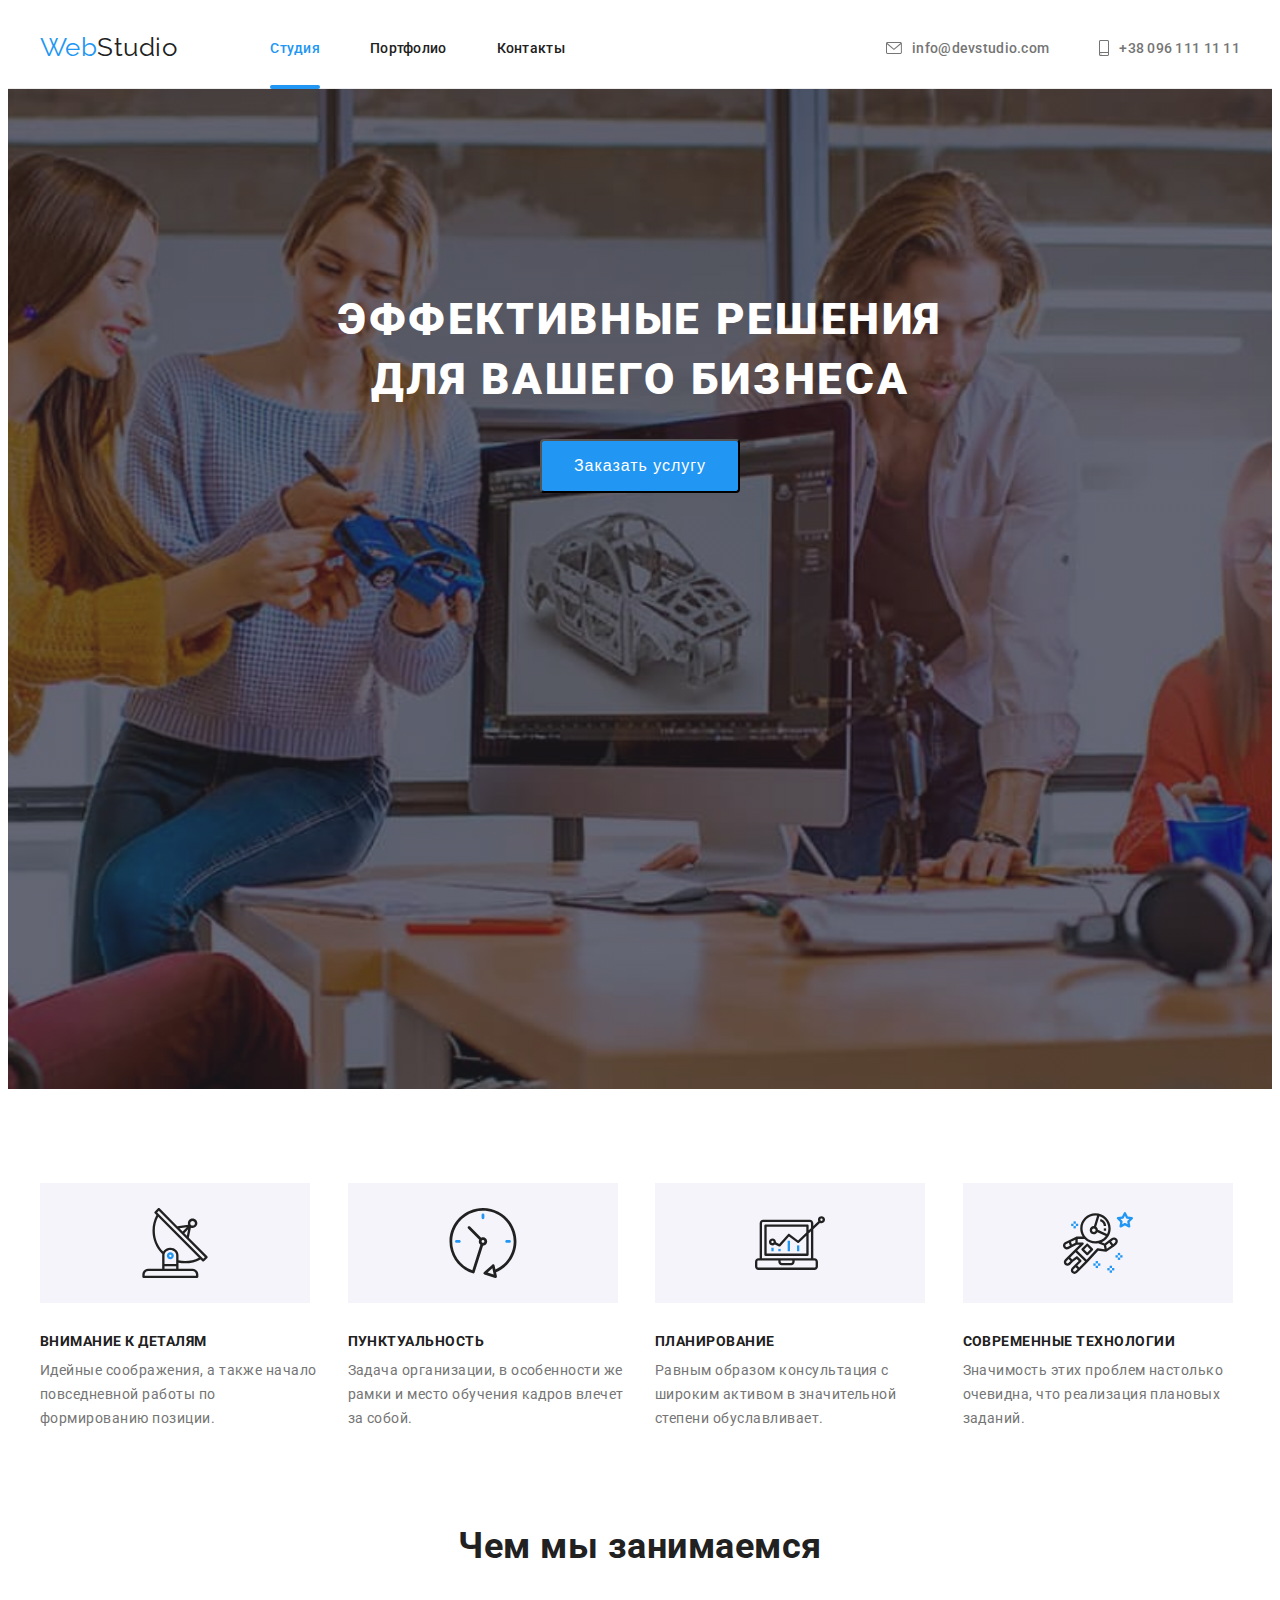
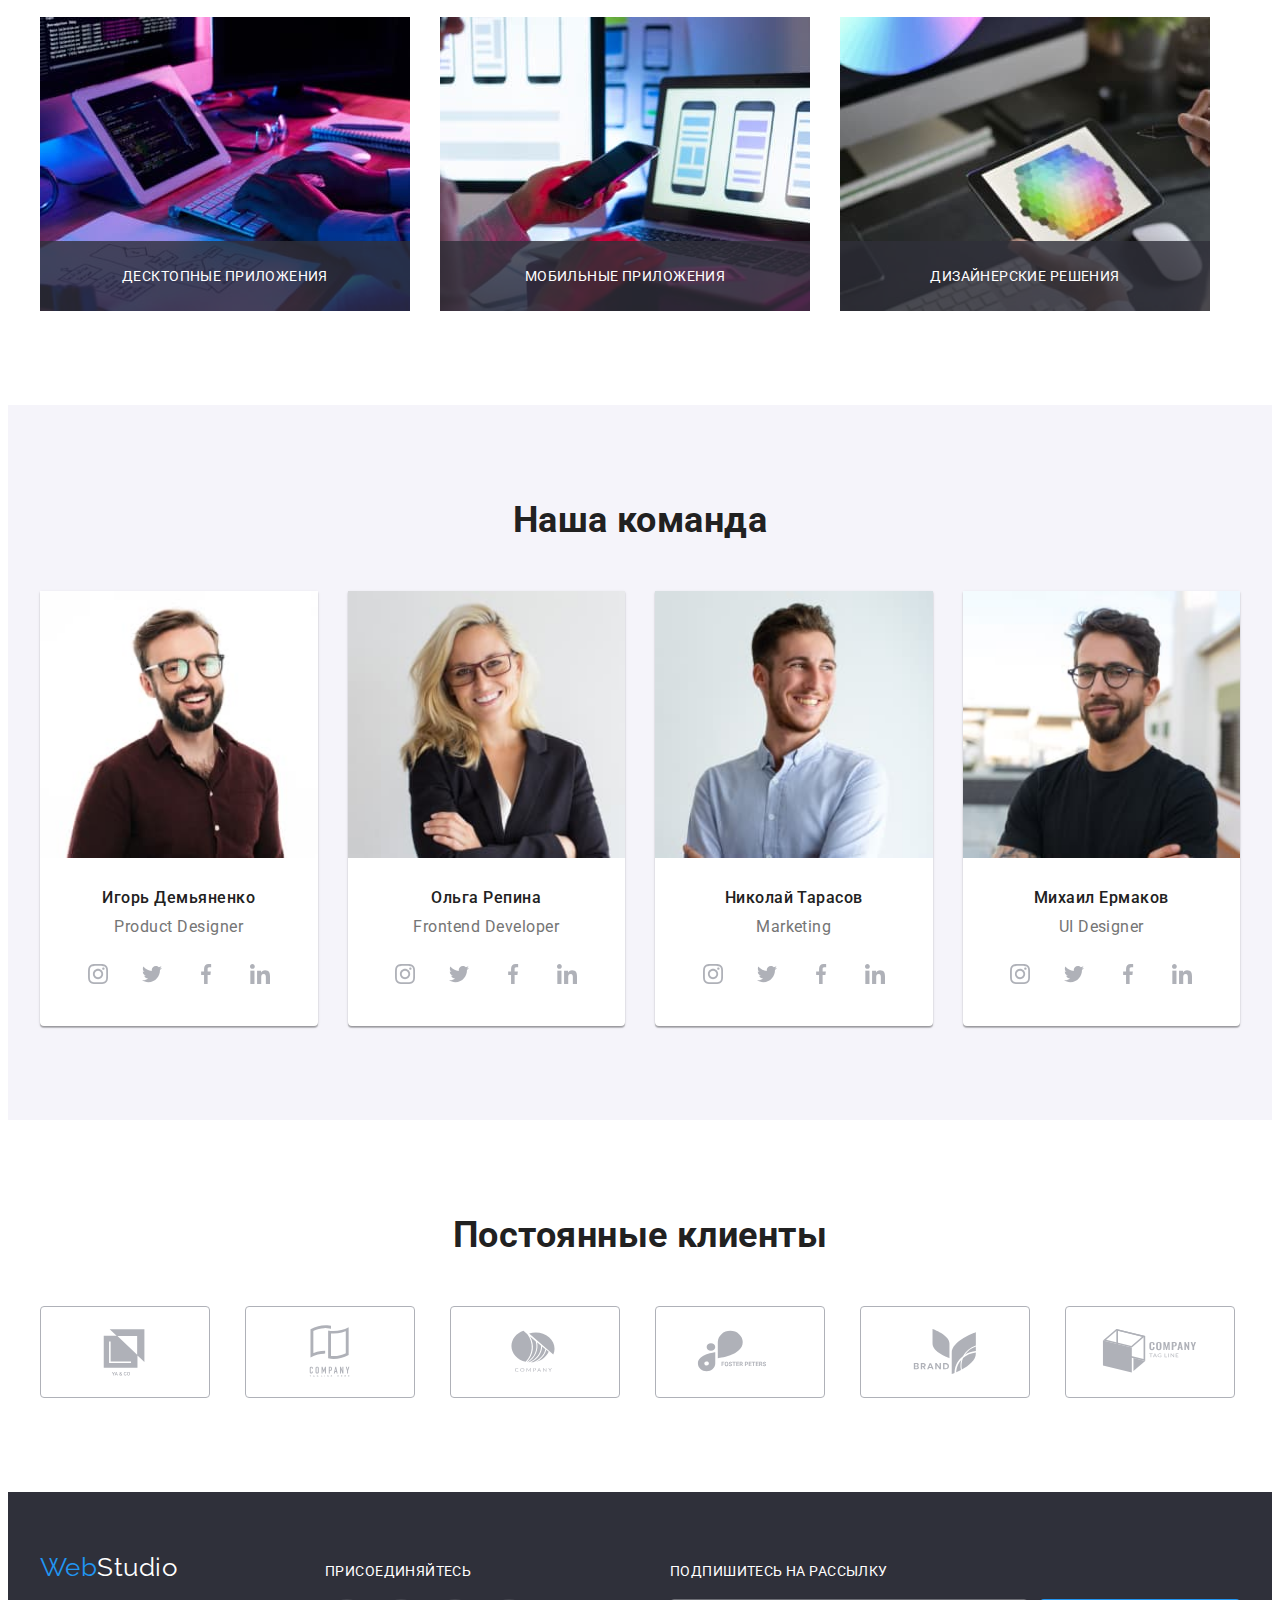
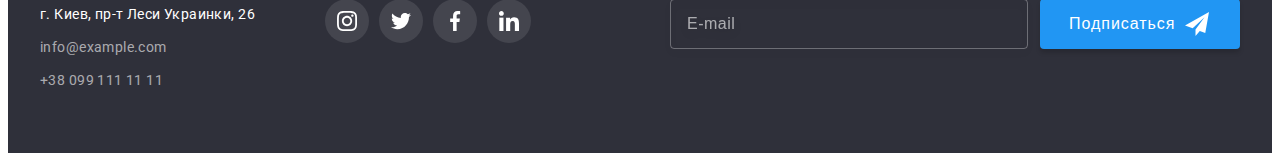
<file: index.html>
<!DOCTYPE html>
<html lang="ru">
<head>
    <meta charset="UTF-8">
    <meta http-equiv="X-UA-Compatible" content="IE=edge">
    <meta name="viewport" content="width=device-width, initial-scale=1.0">
    <title>Document</title>
    <link rel="stylesheet" href="https://cdnjs.cloudflare.com/ajax/libs/modern-normalize/1.1.0/modern-normalize.min.css"
        integrity="sha512-wpPYUAdjBVSE4KJnH1VR1HeZfpl1ub8YT/NKx4PuQ5NmX2tKuGu6U/JRp5y+Y8XG2tV+wKQpNHVUX03MfMFn9Q=="
        crossorigin="anonymous" referrerpolicy="no-referrer" />
    <link rel="stylesheet" href="./css/main.css">
    <link rel="preconnect" href="https://fonts.googleapis.com">
    <link rel="preconnect" href="https://fonts.gstatic.com" crossorigin>
</head>
<body class="page">
    <header class="header">
        <div class="container container--header">
            <nav class="site-nav">
                <a href="/" class="logo-link">
                    Web<span class="logo">Studio</span>
                </a>
                <ul class="site-nav__list list">
                    <li class="site-nav__item site-nav__item--current"><a href="" class="site-nav__link">Студия</a></li>
                    <li class="site-nav__item"><a href="./portfolio.html" class="site-nav__link">Портфолио</a></li>
                    <li class="site-nav__item"><a href="" class="site-nav__link">Контакты</a></li>
                </ul>
            </nav>
            <div class="header__connect-wrap">
                <ul class="site-nav__connect-list list">
                    <li class="site-nav__connect-item"><a href="mailto:info@devstudio.com" class="site-nav__link">
                            <svg class="site-nav__icon site-nav__icon--mail" width="16" height="12">
                                <use href="./images/icons.svg#icon-envelope"></use>
                            </svg>
                            info@devstudio.com</a></li>
                    <li class="site-nav__connect-item"><a href="tel:+380961111111" class="site-nav__link">
                            <svg class="site-nav__icon site-nav__icon--tel" width="10" height="16">
                                <use href="./images/icons.svg#icon-smartphone"></use>
                            </svg>
                            +38 096 111 11 11</a></li>
                </ul>
            </div>
            <button type="button" class="menu-open-btn">
                <svg width="24" height="16">
                    <use href="./images/icons.svg#icon-menu_24px"></use>
                </svg>
            </button>
        </div>
        <div class="mob-menu is-hidden">
            <div class="mob-menu__container">
                <div class="mob-menu__top">
                    <button type="button" class="menu-close-btn">
                        <svg width="18" height="18">
                            <use href="./images/icons.svg#icon-close_24px"></use>
                        </svg>
                    </button>
                    <ul class="mob-menu__list list">
                        <li class="mob-menu__item"><a href="" class="mob-menu__link mob-menu__link--current">Студия</a></li>
                        <li class="mob-menu__item"><a href="./portfolio.html" class="mob-menu__link">Портфолио</a></li>
                        <li class="mob-menu__item"><a href="" class="mob-menu__link">Контакты</a></li>
                    </ul>
                </div>
                <div class="mob-menu__bottom">
                    <ul class="mob-menu__connect-list list">
                        <li class="mob-menu__connect-item"><a href="tel:+380961111111" class="mob-menu__tel">
                        +38 096 111 11 11</a></li>
                        <li class="mob-menu__connect-item"><a href="mailto:info@devstudio.com" class="mob-menu__mail">
                        info@devstudio.com</a></li>
                    </ul>
                    <div class="mob-menu-soc">
                        <ul class="mob-menu-soc__list list">
                            <li class="mob-menu-soc__item"><a href="" class="mob-menu-soc__link">Instagram</a></li>
                            <li class="mob-menu-soc__item"><a href="" class="mob-menu-soc__link">Twitter</a></li>
                            <li class="mob-menu-soc__item"><a href="" class="mob-menu-soc__link">Facebook</a></li>
                            <li class="mob-menu-soc__item"><a href="" class="mob-menu-soc__link">LinkedIn</a></li>
                        </ul>
                    </div>
                </div>
            </div>
        </div>
    </header>
    <main>
       <section class="section section--style">
            <div class="container">
            <h1 class="section-hero__title">ЭФФЕКТИВНЫЕ РЕШЕНИЯ <br/> ДЛЯ ВАШЕГО БИЗНЕСА</h1>
            <button type="button" class="section-hero__button" data-modal-open>Заказать услугу</button>
            </div>
       </section>
        <section class="section section--padding">
            <div class="container">
            <ul class="features list">
                <li class="features__item">
                    <div class="features__icon-container">
                    <svg class="features__icon" width="70" height="70">
                        <use href="./images/icons.svg#icon-antenna-1"></use>
                    </svg>
                    </div>
                    <h2 class="section__title section__title--features">Внимание к деталям</h2>
                    <p class="features__text">Идейные соображения, а также начало повседневной работы по формированию позиции.</p>
                </li>
                <li class="features__item">
                    <div class="features__icon-container">
                        <svg class="features__icon" width="70" height="70">
                            <use href="./images/icons.svg#icon-clock-1"></use>
                        </svg>
                    </div>
                    <h2 class="section__title section__title--features">Пунктуальность</h2>
                    <p class="features__text">Задача организации, в особенности же рамки и место обучения кадров влечет за собой.</p>
                </li>
                <li class="features__item">
                    <div class="features__icon-container">
                        <svg class="features__icon" width="70" height="70">
                            <use href="./images/icons.svg#icon-diagram-1"></use>
                        </svg>
                    </div>
                    <h2 class="section__title section__title--features">Планирование</h2>
                    <p class="features__text">Равным образом консультация с широким активом в значительной степени обуславливает.</p>
                </li>
                <li class="features__item">
                    <div class="features__icon-container">
                        <svg class="features__icon" width="70" height="70">
                            <use href="./images/icons.svg#icon-astronaut-1"></use>
                        </svg>
                    </div>
                    <h2 class="section__title section__title--features">Современные технологии</h2>
                    <p class="features__text">Значимость этих проблем настолько очевидна, что реализация плановых заданий.</p>
                </li>
            </ul>
            </div>
        </section>
        <section class="section section--about-none">
            <div class="container">
            <h2 class="section__title">Чем мы занимаемся</h2>
            <ul class="about list">
                <li class="about__item">
                    <picture>
                        <source
                        srcset="./images/img-1.jpg 1x,
                            ./images/img-1-2x.jpg 2x"
                        media="(min-width: 1200px)">
                        <img src="./images/img-1.jpg" alt="человек печатает на клавиатуре">
                    </picture>
                <p class="about__top-text">Десктопные приложения</p>
                </li>
                <li class="about__item">
                    <picture>
                        <source 
                        srcset="./images/img-2.jpg 1x,
                            ./images/img-2-2x.jpg 2x"
                        media="(min-width: 1200px)">
                        <img src="./images/img-2.jpg" alt="человек за ноутбуком держит в руке смартфон">
                    </picture>
                <p class="about__top-text">Мобильные приложения</p>
                </li>
                <li class="about__item">
                    <picture>
                        <source 
                        srcset="./images/img-3.jpg 1x,
                             ./images/img-3-2x.jpg 2x"
                        media="(min-width: 1200px)">
                        <img src="./images/img-3.jpg" alt="человек работает на планшете">
                    </picture>
                <p class="about__top-text">Дизайнерские решения</p>
                </li>
            </ul>
            </div>
        </section>
        <section class="section section--background">
            <div class="container">
            <h2 class="section__title">Наша команда</h2>
            <ul class="team list">
                <li class="team__item">
                    <picture>
                        <source srcset="./images/img-team-desk-1.jpg 1x,
                                    ./images/img-team-desk-1-2x.jpg 2x" 
                                media="(min-width: 1200px)">
                        <source srcset="./images/img-team-tab-1.jpg 1x,
                                    ./images/img-team-tab-1-2x.jpg 2x" 
                                media="(min-width: 768px)">
                        <source srcset="./images/img-team-mob-1.jpg 1x,
                                    ./images/img-team-mob-1-2x.jpg 2x" 
                                media="(min-width: 320px)">
                        <img src="./images/img-team-mob-1.jpg" alt="мужчина с бородой и в очках улыбается">
                    </picture>
                    <div class="team__wrap">
                    <h3 class="team__title">Игорь Демьяненко</h3>
                    <p class="team__text" lang="en">Product Designer</p>
                    <ul class="socials list">
                        <li class="socials__item">
                            <a href="" class="socials__link">
                                <svg class="socials__icon" width="20" height="20">
                                    <use href="./images/icons.svg#icon-instagram-2"></use>
                                </svg>
                            </a>
                        </li>
                        <li class="socials__item">
                            <a href="" class="socials__link">
                                <svg class="socials__icon" width="20" height="20">
                                    <use href="./images/icons.svg#icon-twitter-1"></use>
                                </svg>
                            </a>
                        </li>
                        <li class="socials__item">
                            <a href="" class="socials__link">
                                <svg class="socials__icon" width="20" height="20">
                                    <use href="./images/icons.svg#icon-facebook-1"></use>
                                </svg>
                            </a>
                        </li>
                        <li class="socials__item">
                            <a href="" class="socials__link">
                                <svg class="socials__icon" width="20" height="20">
                                    <use href="./images/icons.svg#icon-linkedin-1"></use>
                                </svg>
                            </a>
                        </li>
                    </ul>
                    </div>
                </li>
                <li class="team__item">
                    <picture>
                        <source srcset="./images/img-team-desk-2.jpg 1x,
                                        ./images/img-team-desk-2-2x.jpg 2x" 
                                media="(min-width: 1200px)">
                        <source srcset="./images/img-team-tab-2.jpg 1x,
                                        ./images/img-team-tab-2-2x.jpg 2x" 
                                media="(min-width: 768px)">
                        <source srcset="./images/img-team-mob-2.jpg 1x,
                                        ./images/img-team-mob-2-2x.jpg 2x" 
                                media="(min-width: 320px)">
                        <img src="./images/img-team-mob-2.jpg" alt="девушка блондинка в очках улыбается">
                    </picture>
                    <div class="team__wrap">
                    <h3 class="team__title">Ольга Репина</h3>
                    <p class="team__text" lang="en">Frontend Developer</p>
                    <ul class="socials list">
                        <li class="socials__item">
                            <a href="" class="socials__link">
                                <svg class="socials__icon" width="20" height="20">
                                    <use href="./images/icons.svg#icon-instagram-2"></use>
                                </svg>
                            </a>
                        </li>
                        <li class="socials__item">
                            <a href="" class="socials__link">
                                <svg class="socials__icon" width="20" height="20">
                                    <use href="./images/icons.svg#icon-twitter-1"></use>
                                </svg>
                            </a>
                        </li>
                        <li class="socials__item">
                            <a href="" class="socials__link">
                                <svg class="socials__icon" width="20" height="20">
                                    <use href="./images/icons.svg#icon-facebook-1"></use>
                                </svg>
                            </a>
                        </li>
                        <li class="socials__item">
                            <a href="" class="socials__link">
                                <svg class="socials__icon" width="20" height="20">
                                    <use href="./images/icons.svg#icon-linkedin-1"></use>
                                </svg>
                            </a>
                        </li>
                    </ul>
                    </div>
                </li>
                <li class="team__item">
                    <picture>
                        <source srcset="./images/img-team-desk-3.jpg 1x,
                                        ./images/img-team-desk-3-2x.jpg 2x" 
                                media="(min-width: 1200px)">
                        <source srcset="./images/img-team-tab-3.jpg 1x,
                                        ./images/img-team-tab-3-2x.jpg 2x" 
                                media="(min-width: 768px)">
                        <source srcset="./images/img-team-mob-3.jpg 1x,
                                        ./images/img-team-mob-3-2x.jpg 2x" 
                                media="(min-width: 320px)">
                        <img src="./images/img-team-mob-3.jpg" alt="мужчина улыбается">
                    </picture>
                    <div class="team__wrap">
                    <h3 class="team__title">Николай Тарасов</h3>
                    <p class="team__text" lang="en">Marketing</p>
                    <ul class="socials list">
                        <li class="socials__item">
                            <a href="" class="socials__link">
                                <svg class="socials__icon" width="20" height="20">
                                    <use href="./images/icons.svg#icon-instagram-2"></use>
                                </svg>
                            </a>
                        </li>
                        <li class="socials__item">
                            <a href="" class="socials__link">
                                <svg class="socials__icon" width="20" height="20">
                                    <use href="./images/icons.svg#icon-twitter-1"></use>
                                </svg>
                            </a>
                        </li>
                        <li class="socials__item">
                            <a href="" class="socials__link">
                                <svg class="socials__icon" width="20" height="20">
                                    <use href="./images/icons.svg#icon-facebook-1"></use>
                                </svg>
                            </a>
                        </li>
                        <li class="socials__item">
                            <a href="" class="socials__link">
                                <svg class="socials__icon" width="20" height="20">
                                    <use href="./images/icons.svg#icon-linkedin-1"></use>
                                </svg>
                            </a>
                        </li>
                    </ul>
                </div>
                </li>
                <li class="team__item">
                    <picture>
                        <source srcset="./images/img-team-desk-4.jpg 1x,
                                        ./images/img-team-desk-4-2x.jpg 2x" 
                                media="(min-width: 1200px)">
                        <source srcset="./images/img-team-tab-4.jpg 1x,
                                        ./images/img-team-tab-4-2x.jpg 2x" 
                                media="(min-width: 768px)">
                        <source srcset="./images/img-team-mob-4.jpg 1x,
                                        ./images/img-team-mob-4-2x.jpg 2x" 
                                media="(min-width: 320px)">
                        <img class="team__img" src="./images/img-team-mob-4.jpg" alt="мужчина с бородой и в очках улыбается">
                    </picture>
                    <div class="team__wrap">
                    <h3 class="team__title">Михаил Ермаков</h3>
                    <p class="team__text" lang="en">UI Designer</p>
                    <ul class="socials list">
                        <li class="socials__item">
                            <a href="" class="socials__link">
                                <svg class="socials__icon" width="20" height="20">
                                    <use href="./images/icons.svg#icon-instagram-2"></use>
                                </svg>
                            </a>
                        </li>
                        <li class="socials__item">
                            <a href="" class="socials__link">
                                <svg class="socials__icon" width="20" height="20">
                                    <use href="./images/icons.svg#icon-twitter-1"></use>
                                </svg>
                            </a>
                        </li>
                        <li class="socials__item">
                            <a href="" class="socials__link">
                                <svg class="socials__icon" width="20" height="20">
                                    <use href="./images/icons.svg#icon-facebook-1"></use>
                                </svg>
                            </a>
                        </li>
                        <li class="socials__item">
                            <a href="" class="socials__link">
                                <svg class="socials__icon" width="20" height="20">
                                    <use href="./images/icons.svg#icon-linkedin-1"></use>
                                </svg>
                            </a>
                        </li>
                    </ul>
                    </div>
                </li>
            </ul>
            </div>
        </section>
        <section class="section">
            <div class="container">
            <h2 class="section__title">Постоянные клиенты</h2>
            <ul class="clients list">
                <li class="clients__item">
                    <a href="" class="clients__link">
                    <svg class="clients__icon" width="106" height="60">
                        <use href="images/icons.svg#icon-Logo"></use>
                    </svg>
                    </a>
                </li>
                <li class="clients__item">
                    <a href="" class="clients__link">
                    <svg class="clients__icon" width="106" height="60">
                        <use href="images/icons.svg#icon-Logo2"></use>
                    </svg>
                    </a>
                </li>
                <li class="clients__item">
                    <a href="" class="clients__link">
                    <svg class="clients__icon" width="106" height="60">
                        <use href="images/icons.svg#icon-Logo3"></use>
                    </svg>
                    </a>
                </li>
                <li class="clients__item">
                    <a href="" class="clients__link">
                    <svg class="clients__icon" width="106" height="60">
                        <use href="images/icons.svg#icon-Logo4"></use>
                    </svg>
                    </a>
                </li>
                <li class="clients__item">
                    <a href="" class="clients__link">
                    <svg class="clients__icon" width="106" height="60">
                        <use href="images/icons.svg#icon-Logo5"></use>
                    </svg>
                    </a>
                </li>
                <li class="clients__item">
                    <a href="" class="clients__link">
                    <svg class="clients__icon" width="106" height="60">
                        <use href="images/icons.svg#icon-Logo6"></use>
                    </svg>
                    </a>
                </li>
            </ul>
            </div>
        </section>
    </main>
    <footer class="footer">
        <div class="container container--position">
            <div class="container--tab">
            <div class="footer__nav-wrap">
            <a href="/" class="logo-link logo-link--margin">
             Web<span class="logo footer__logo">Studio</span>
            </a>
            <address class="footer__nav">
            <ul class="connect list">
                <li class="connect__item">
                    <a class="connect__link connect__link--address" href="https://goo.gl/maps/2gkyWeUbLo5GTh3J6">г. Киев, пр-т Леси Украинки, 26</a>
                </li>
                <li class="connect__item">
                    <a href="maito:info@example.com" class="connect__link">info@example.com</a>
                </li>
                <li class="connect__item">
                    <a href="tel:+380991111111" class="connect__link">+38 099 111 11 11</a>
                </li>
            </ul>
            </address>
            </div>
            <div class="footer__join-wrap">
            <div class="footer__join-section">
                <p class="footer__join-title">присоединяйтесь</p>
                <ul class="socials list">
                    <li class="socials__item">
                        <a href="" class="socials__link socials__link--color">
                        <svg class="socials__icon socials__icon--fill" width="20" height="20">
                            <use href="./images/icons.svg#icon-instagram-2"></use>
                        </svg>
                        </a>
                    </li>
                    <li class="socials__item">
                        <a href="" class="socials__link socials__link--color">
                        <svg class="socials__icon socials__icon--fill" width="20" height="20">
                            <use href="./images/icons.svg#icon-twitter-1"></use>
                        </svg>
                        </a>
                    </li>
                    <li class="socials__item">
                        <a href="" class="socials__link socials__link--color">
                        <svg class="socials__icon socials__icon--fill" width="20" height="20">
                            <use href="./images/icons.svg#icon-facebook-1"></use>
                        </svg>
                        </a>
                    </li>
                    <li class="socials__item">
                        <a href="" class="socials__link socials__link--color">
                        <svg class="socials__icon socials__icon--fill" width="20" height="20">
                            <use href="./images/icons.svg#icon-linkedin-1"></use>
                        </svg>
                        </a>
                    </li>
                </ul>
            </div>
            </div> 
            </div>
            <div class="footer__subscribe-wrap">
                <form class="footer__subscribe-form">
                <div class="footer__subscribe-container">
                    <div class="subscribe">
                    <label for="footer-user-mail" class="subscribe__label" >Подпишитесь на рассылку</label>
                    <input type="email" name="footer-user-mail" id="footer-user-mail" class="subscribe__input" placeholder="E-mail">
                    </div>
                    <div class="subscrube__button-wrap">
                    <button type="submit" class="subscribe__button">Подписаться
                        <span>
                            <svg class="button-icon" width="24" height="24">
                                <use href="./images/icons.svg#icon-icon-send"></use>
                            </svg>
                        </span>
                    </button>
                    </div>
                </div>
                </form>
            </div>
        </div>
    </footer>
    <div class="backdrop is-hidden" data-modal>
        <div class="modal">
            <button type="button" class="modal-close-btn" data-modal-close>
                <svg width="18" height="18">
                    <use href="./images/icons.svg#icon-close-black-18dp-2-1"></use>
                </svg>
            </button>
            <p class="modal-title">Оставьте свои данные, мы вам перезвоним</p>
            <form class="modal-form">
                <div class="form-field">
                    <label for="user-name">Имя</label>
                    <div class="modal-input-wrap">
                        <input type="text" name="user-name" id="user-name" class="modal-input">
                        <svg class="modal-icon" width="18" height="18">
                            <use href="./images/icons.svg#icon-person-black-18dp-1-1"></use>
                        </svg>
                    </div>
                </div>
                <div class="form-field">
                    <label for="user-tel">Телефон</label>
                    <div class="modal-input-wrap">
                        <input type="tel" name="user-tel" id="user-tel" class="modal-input">
                        <svg class="modal-icon" width="18" height="18">
                            <use href="./images/icons.svg#icon-phone-black-18dp-1"></use>
                        </svg>
                    </div>
                </div>
                <div class="form-field">
                    <label for="user-mail">Почта</label>
                    <div class="modal-input-wrap">
                        <input type="email" name="user-mail" id="user-mail" class="modal-input">
                        <svg class="modal-icon" width="18" height="18">
                            <use href="./images/icons.svg#icon-email-black-18dp-1"></use>
                        </svg>
                    </div>
                </div>
                <div class="form-field">
                <label for="comment">Комментарий</label>
                <textarea name="comment" id="comment" placeholder="Введите текст" class="modal-text"></textarea>
                </div>
                <div class="form-field-check">
                <input 
                    type="checkbox"
                    name="modal-check"
                    id="modal-check"
                    class="modal-check visually-hidden">
                <label for="modal-check" class="modal-check-text">
                    <span>
                    <svg class="modal-check-icon" width="16" height="15">
                        <use href="./images/icons.svg#icon-Vector"></use>
                    </svg>
                    </span>
                Соглашаюсь с рассылкой и принимаю <a href="" class="modal-check-link"> Условия договора</a>
                </label>
                </div>
                <div class="modal-button-wrap">
                <button type="submit" class="modal-button">Отправить</button>
                </div>
            </form>
        </div>
    </div>
    <script src="./js/modal.js"></script>
    <script src="./js/menu.js"></script>
</body>
</html>
</file>
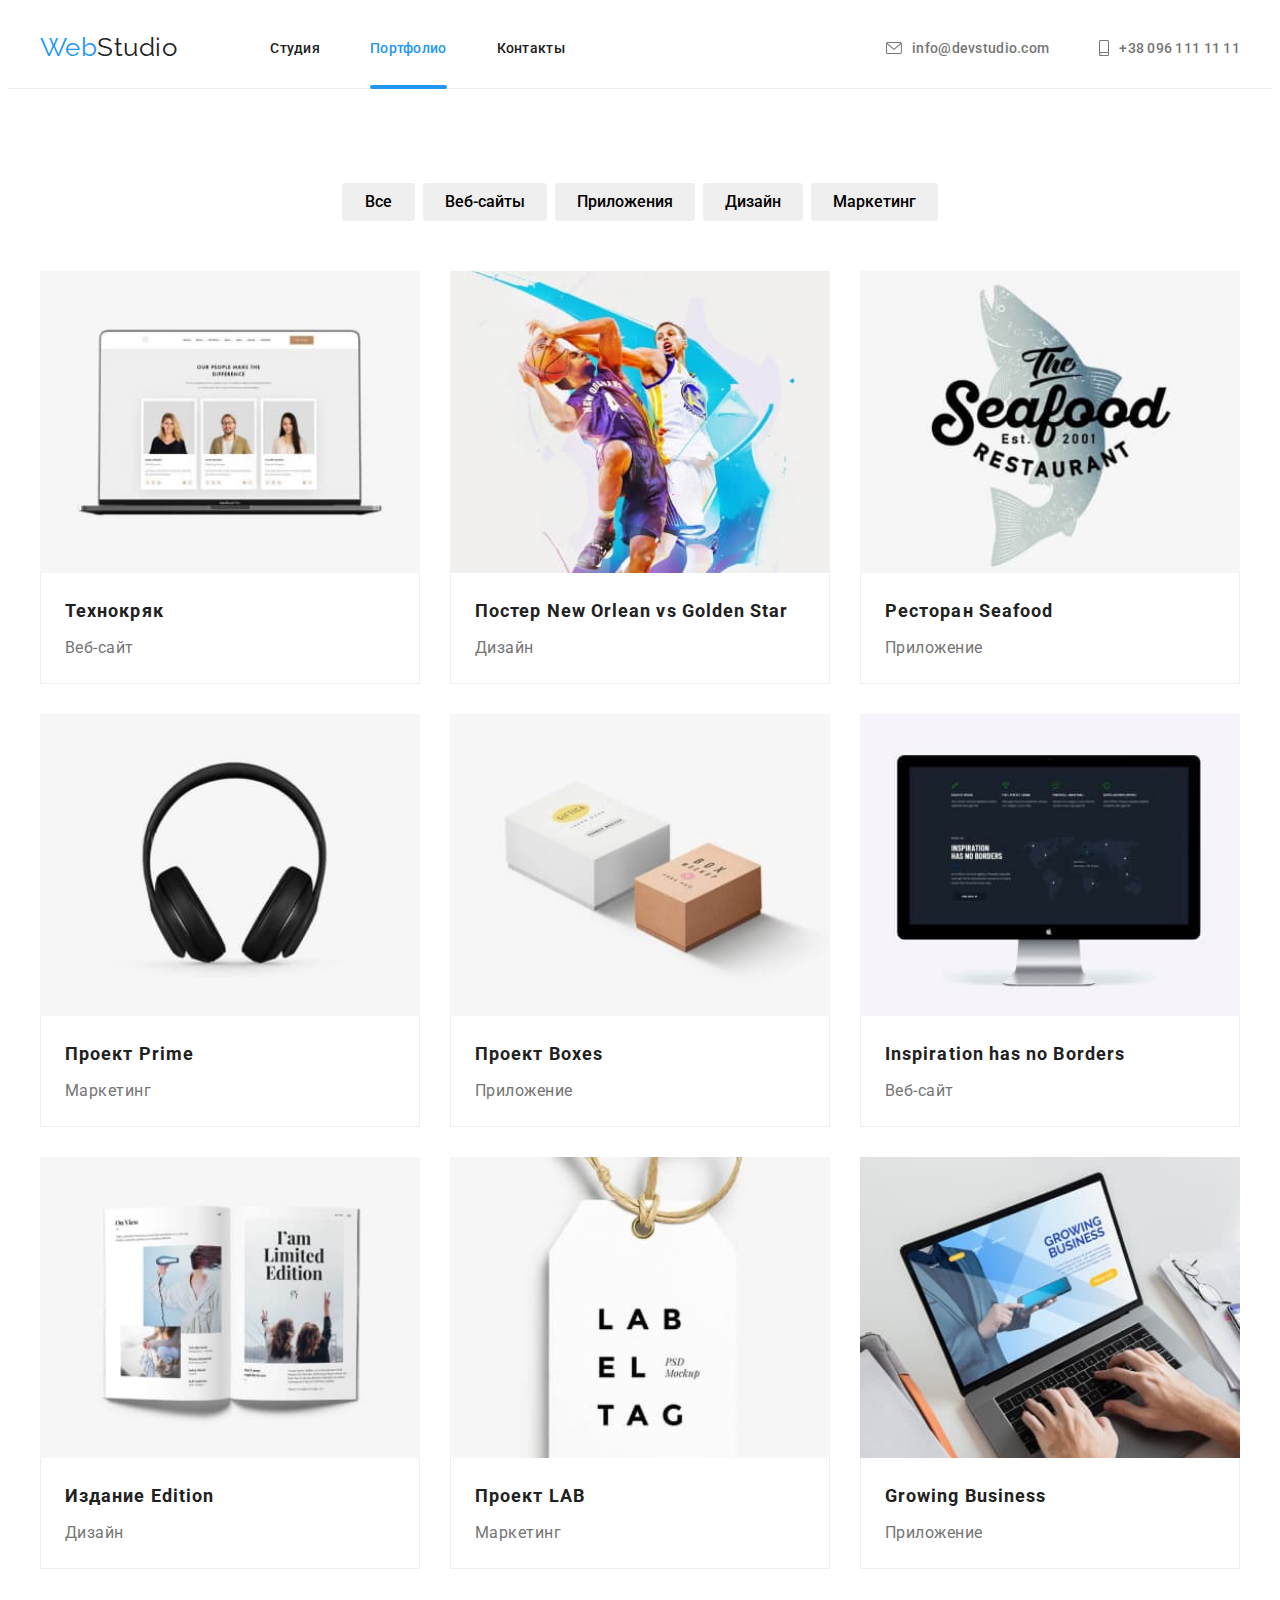
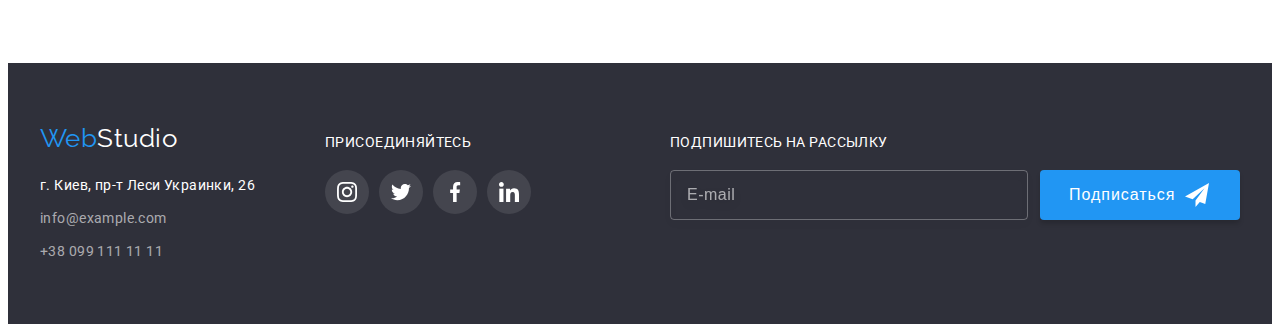
<file: portfolio.html>
<!DOCTYPE html>
<html lang="en">
<head>
    <meta charset="UTF-8">
    <meta http-equiv="X-UA-Compatible" content="IE=edge">
    <meta name="viewport" content="width=device-width, initial-scale=1.0">
    <title>Document</title>
    <link rel="stylesheet" href="https://cdnjs.cloudflare.com/ajax/libs/modern-normalize/1.1.0/modern-normalize.min.css"
        integrity="sha512-wpPYUAdjBVSE4KJnH1VR1HeZfpl1ub8YT/NKx4PuQ5NmX2tKuGu6U/JRp5y+Y8XG2tV+wKQpNHVUX03MfMFn9Q=="
        crossorigin="anonymous" referrerpolicy="no-referrer" />
    <link rel="stylesheet" href="./css/main.css">
    <link rel="preconnect" href="https://fonts.googleapis.com">
    <link rel="preconnect" href="https://fonts.gstatic.com" crossorigin>
</head>
<body class="page">
    <header class="header">
        <div class="container container--header">
        <nav class="site-nav">
            <a href="/" class="logo-link">
            Web<span class="logo">Studio</span>
            </a>
            <ul class="site-nav__list list">
                <li class="site-nav__item"><a href="./index.html" class="site-nav__link">Студия</a></li>
                <li class="site-nav__item site-nav__item--current"><a href="" class="site-nav__link">Портфолио</a></li>
                <li class="site-nav__item"><a href="" class="site-nav__link">Контакты</a></li>
            </ul>
        </nav>
        <div class="header__connect-wrap">
        <ul class="site-nav__connect-list list">
            <li class="site-nav__connect-item"><a href="mailto:info@devstudio.com" class="site-nav__link">
                <svg class="site-nav__icon" width="16" height="12">
                    <use href="./images/icons.svg#icon-envelope"></use>
                </svg>
                info@devstudio.com</a></li>
            <li class="site-nav__connect-item"><a href="tel:+380961111111" class="site-nav__link">
                <svg class="site-nav__icon" width="10" height="16">
                    <use href="./images/icons.svg#icon-smartphone"></use>
                </svg>
                +38 096 111 11 11</a></li>
        </ul>
        </div>
        <button type="button" class="menu-open-btn">
            <svg width="24" height="16">
                <use href="./images/icons.svg#icon-menu_24px"></use>
            </svg>
        </button>
        </div>
        <div class="mob-menu is-hidden">
            <div class="mob-menu__container">
                <div class="mob-menu__top">
                    <button type="button" class="menu-close-btn">
                        <svg width="18" height="18">
                            <use href="./images/icons.svg#icon-close_24px"></use>
                        </svg>
                    </button>
                    <ul class="mob-menu__list list">
                        <li class="mob-menu__item"><a href="./index.html" class="mob-menu__link">Студия</a></li>
                        <li class="mob-menu__item"><a href="" class="mob-menu__link mob-menu__link--current">Портфолио</a></li>
                        <li class="mob-menu__item"><a href="" class="mob-menu__link">Контакты</a></li>
                    </ul>
                </div>
                <div class="mob-menu__bottom">
                    <ul class="mob-menu__connect-list list">
                        <li class="mob-menu__connect-item"><a href="tel:+380961111111" class="mob-menu__tel">
                                +38 096 111 11 11</a></li>
                        <li class="mob-menu__connect-item"><a href="mailto:info@devstudio.com" class="mob-menu__mail">
                                info@devstudio.com</a></li>
                    </ul>
                    <div class="mob-menu-soc">
                        <ul class="mob-menu-soc__list list">
                            <li class="mob-menu-soc__item"><a href="" class="mob-menu-soc__link">Instagram</a></li>
                            <li class="mob-menu-soc__item"><a href="" class="mob-menu-soc__link">Twitter</a></li>
                            <li class="mob-menu-soc__item"><a href="" class="mob-menu-soc__link">Facebook</a></li>
                            <li class="mob-menu-soc__item"><a href="" class="mob-menu-soc__link">LinkedIn</a></li>
                        </ul>
                    </div>
                </div>
            </div>
        </div>
    </header>
    <main>
        <section class="section">
            <h1 style="display: none;">Проекты</h1>
            <div class="container">
            <ul class="portfolio-filter list">
                <li class="portfolio-filter__item">
                    <button class="portfolio-filter__button primary-botton" type="button">Все</button>
                </li>
                <li class="portfolio-filter__item">
                    <button class="portfolio-filter__button" type="button">Веб&#8209;сайты</button>
                </li>
                <li class="portfolio-filter__item">    
                    <button class="portfolio-filter__button" type="button">Приложения</button>
                </li>
                <li class="portfolio-filter__item">    
                    <button class="portfolio-filter__button" type="button">Дизайн</button>
                </li>
                <li class="portfolio-filter__item">   
                    <button class="portfolio-filter__button" type="button">Маркетинг</button>
                </li>
            </ul>
            <ul class="portfolio list">
                <li class="portfolio__item">
                    <a href="" class="portfolio__link">
                    <div class="portfolio__wrap">
                    <picture>
                        <source srcset="./images/img-work-desk-1.jpg 1x,
                                        ./images/img-work-desk-1-2x.jpg 2x" 
                                media="(min-width: 1200px)">
                        <source srcset="./images/img-work-tab-1.jpg 1x,
                                        ./images/img-work-tab-1-2x.jpg 2x" 
                                media="(min-width: 768px)">
                        <source srcset="./images/img-work-mob-1.jpg 1x,
                                        ./images/img-work-mob-1-2x.jpg 2x" 
                                media="(min-width: 320px)">
                        <img src="./images/img-work-desk-1.jpg" alt="наша команда">
                    </picture>
                    <p class="portfolio__top-text">
                        Технокряк это современная площадка распространения коронавируса. Компании используют эту платформу для цифрового
                        шпионажа и атак на защищённые сервера конкурентов.
                    </p>
                    </div>
                    <div class="portfolio__box">
                        <h2 class="portfolio__box-title">Технокряк</h2>
                        <p class="portfolio__box-text">Веб-сайт</p>
                    </div>
                    </a>
                </li>
                <li class="portfolio__item">
                    <a href="" class="portfolio__link">
                    <div class="portfolio__wrap">
                    <picture>
                        <source srcset="./images/img-work-desk-2.jpg 1x,
                                        ./images/img-work-desk-2-2x.jpg 2x" 
                                media="(min-width: 1200px)">
                        <source srcset="./images/img-work-tab-2.jpg 1x,
                                        ./images/img-work-tab-2-2x.jpg 2x" 
                                media="(min-width: 768px)">
                        <source srcset="./images/img-work-mob-2.jpg 1x,
                                        ./images/img-work-mob-2-2x.jpg 2x" 
                                media="(min-width: 320px)">
                        <img src="./images/img-work-desk-2.jpg" alt="спортсмены играют в баскетбол">
                    </picture>
                    <p class="portfolio__top-text">
                        Технокряк это современная площадка распространения коронавируса. Компании используют эту платформу для цифрового
                        шпионажа и атак на защищённые сервера конкурентов.
                    </p>
                    </div>
                    <div class="portfolio__box">
                        <h2 class="portfolio__box-title">Постер <span lang="en">New Orlean vs Golden Star</span></h2>
                        <p class="portfolio__box-text">Дизайн</p>
                    </div>
                    </a>
                </li>
                <li class="portfolio__item">
                    <a href="" class="portfolio__link">
                    <div class="portfolio__wrap">
                    <picture>
                        <source srcset="./images/img-work-desk-3.jpg 1x,
                                        ./images/img-work-desk-3-2x.jpg 2x" 
                                media="(min-width: 1200px)">
                        <source srcset="./images/img-work-tab-3.jpg 1x,
                                        ./images/img-work-tab-3-2x.jpg 2x" 
                                media="(min-width: 768px)">
                        <source srcset="./images/img-work-mob-3.jpg 1x,
                                        ./images/img-work-mob-3-2x.jpg 2x" 
                                media="(min-width: 320px)">
                        <img src="./images/img-work-desk-3.jpg" alt="эмблема ресторана - рыба">
                    </picture>
                    <p class="portfolio__top-text">
                        Технокряк это современная площадка распространения коронавируса. Компании используют эту платформу для цифрового
                        шпионажа и атак на защищённые сервера конкурентов.
                    </p>
                    </div>
                    <div class="portfolio__box">
                        <h2 class="portfolio__box-title">Ресторан <span lang="en">Seafood</span></h2>
                        <p class="portfolio__box-text">Приложение</p>
                    </div>
                    </a>
                </li>
                <li class="portfolio__item">
                    <a href="" class="portfolio__link">
                    <div class="portfolio__wrap">
                    <picture>
                        <source srcset="./images/img-work-desk-4.jpg 1x,
                                        ./images/img-work-desk-4-2x.jpg 2x" 
                                media="(min-width: 1200px)">
                        <source srcset="./images/img-work-tab-4.jpg 1x,
                                        ./images/img-work-tab-4-2x.jpg 2x" 
                                media="(min-width: 768px)">
                        <source srcset="./images/img-work-mob-4.jpg 1x,
                                        ./images/img-work-mob-4-2x.jpg 2x" 
                                media="(min-width: 320px)">
                        <img src="./images/img-work-desk-4.jpg" alt="наушники">
                    </picture>
                    <p class="portfolio__top-text">
                        Технокряк это современная площадка распространения коронавируса. Компании используют эту платформу для цифрового
                        шпионажа и атак на защищённые сервера конкурентов.
                    </p>
                    </div>
                    <div class="portfolio__box">
                        <h2 class="portfolio__box-title">Проект <span lang="en">Prime</span></h2>
                        <p class="portfolio__box-text">Маркетинг</p>
                    </div>
                    </a>
                </li>
                <li class="portfolio__item">
                    <a href="" class="portfolio__link">
                    <div class="portfolio__wrap">
                    <picture>
                        <source srcset="./images/img-work-desk-5.jpg 1x,
                                        ./images/img-work-desk-5-2x.jpg 2x" 
                                media="(min-width: 1200px)">
                        <source srcset="./images/img-work-tab-5.jpg 1x,
                                        ./images/img-work-tab-5-2x.jpg 2x" 
                                media="(min-width: 768px)">
                        <source srcset="./images/img-work-mob-5.jpg 1x,
                                        ./images/img-work-mob-5-2x.jpg 2x" 
                                media="(min-width: 320px)">
                        <img src="./images/img-work-desk-5.jpg" alt="коробки">
                    </picture>
                    <p class="portfolio__top-text">
                        Технокряк это современная площадка распространения коронавируса. Компании используют эту платформу для цифрового
                        шпионажа и атак на защищённые сервера конкурентов.
                    </p>
                    </div>
                    <div class="portfolio__box">
                        <h2 class="portfolio__box-title">Проект <span lang="en">Boxes</span></h2>
                        <p class="portfolio__box-text">Приложение</p>
                    </div>
                    </a>
                </li>
                <li class="portfolio__item">
                    <a href="" class="portfolio__link">
                    <div class="portfolio__wrap">
                    <picture>
                        <source srcset="./images/img-work-desk-6.jpg 1x,
                                        ./images/img-work-desk-6-2x.jpg 2x" 
                                media="(min-width: 1200px)">
                        <source srcset="./images/img-work-tab-6.jpg 1x,
                                        ./images/img-work-tab-6-2x.jpg 2x" 
                                media="(min-width: 768px)">
                        <source srcset="./images/img-work-mob-6.jpg 1x,
                                        ./images/img-work-mob-6-2x.jpg 2x" 
                                media="(min-width: 320px)">
                        <img src="./images/img-work-desk-6.jpg" alt="компьютер">
                    </picture>
                    <p class="portfolio__top-text">
                        Технокряк это современная площадка распространения коронавируса. Компании используют эту платформу для цифрового
                        шпионажа и атак на защищённые сервера конкурентов.
                    </p>
                    </div>
                    <div class="portfolio__box">
                        <h2 class="portfolio__box-title" lang="en">Inspiration has no Borders</h2>
                        <p class="portfolio__box-text">Веб-сайт</p>
                    </div>
                    </a>
                </li>
                <li class="portfolio__item">
                    <a href="" class="portfolio__link">
                    <div class="portfolio__wrap">
                        <picture>
                            <source srcset="./images/img-work-desk-7.jpg 1x,
                                            ./images/img-work-desk-7-2x.jpg 2x" 
                                    media="(min-width: 1200px)">
                            <source srcset="./images/img-work-tab-7.jpg 1x,
                                            ./images/img-work-tab-7-2x.jpg 2x" 
                                    media="(min-width: 768px)">
                            <source srcset="./images/img-work-mob-7.jpg 1x,
                                            ./images/img-work-mob-7-2x.jpg 2x" 
                                    media="(min-width: 320px)">
                            <img src="./images/img-work-desk-7.jpg" alt="журнал">
                        </picture>
                    <p class="portfolio__top-text">
                        Технокряк это современная площадка распространения коронавируса. Компании используют эту платформу для цифрового
                        шпионажа и атак на защищённые сервера конкурентов.
                    </p>
                    </div>
                    <div class="portfolio__box">
                        <h2 class="portfolio__box-title">Издание <span lang="en">Edition</span></h2>
                        <p class="portfolio__box-text">Дизайн</p>
                    </div>
                    </a>
                </li>
                <li class="portfolio__item">
                    <a href="" class="portfolio__link">
                    <div class="portfolio__wrap">
                    <picture>
                        <source srcset="./images/img-work-desk-8.jpg 1x,
                                        ./images/img-work-desk-8-2x.jpg 2x" 
                                media="(min-width: 1200px)">
                        <source srcset="./images/img-work-tab-8.jpg 1x,
                                        ./images/img-work-tab-8-2x.jpg 2x" 
                                media="(min-width: 768px)">
                        <source srcset="./images/img-work-mob-8.jpg 1x,
                                        ./images/img-work-mob-8-2x.jpg 2x" 
                                media="(min-width: 320px)">
                        <img src="./images/img-work-desk-8.jpg" alt="бирка">
                    </picture>
                    <p class="portfolio__top-text">
                        Технокряк это современная площадка распространения коронавируса. Компании используют эту платформу для цифрового
                        шпионажа и атак на защищённые сервера конкурентов.
                    </p>
                    </div>
                    <div class="portfolio__box">
                        <h2 class="portfolio__box-title">Проект <span lang="en">LAB</span></h2>
                        <p class="portfolio__box-text">Маркетинг</p>
                    </div>
                    </a>
                </li>
                <li class="portfolio__item">
                    <a href="" class="portfolio__link">
                    <div class="portfolio__wrap">
                    <picture>
                        <source srcset="./images/img-work-desk-9.jpg 1x,
                                        ./images/img-work-desk-9-2x.jpg 2x" 
                                media="(min-width: 1200px)">
                        <source srcset="./images/img-work-tab-9.jpg 1x,
                                        ./images/img-work-tab-9-2x.jpg 2x" 
                                media="(min-width: 768px)">
                        <source srcset="./images/img-work-mob-9.jpg 1x,
                                        ./images/img-work-mob-9-2x.jpg 2x" 
                                media="(min-width: 320px)">
                        <img src="./images/img-work-desk-9.jpg" alt="ноутбук">
                    </picture>
                    <p class="portfolio__top-text">
                        Технокряк это современная площадка распространения коронавируса. Компании используют эту платформу для цифрового
                        шпионажа и атак на защищённые сервера конкурентов.
                    </p>
                    </div>
                    <div class="portfolio__box">
                        <h2 class="portfolio__box-title" lang="en">Growing Business</h2>
                        <p class="portfolio__box-text">Приложение</p>
                    </div>
                    </a>
                </li>
            </ul>
            </div>
        </section>
    </main>
    <footer class="footer">
        <div class="container container--position">
            <div class="container--tab">
            <div class="footer__nav-wrap">
                <a href="/" class="logo-link logo-link--margin">
                    Web<span class="logo footer__logo">Studio</span>
                </a>
                <address class="footer__nav">
                    <ul class="connect list">
                        <li class="connect__item">
                            <a class="connect__link connect__link--address" href="https://goo.gl/maps/2gkyWeUbLo5GTh3J6">г.
                                Киев, пр-т Леси Украинки, 26</a>
                        </li>
                        <li class="connect__item">
                            <a href="maito:info@example.com" class="connect__link">info@example.com</a>
                        </li>
                        <li class="connect__item">
                            <a href="tel:+380991111111" class="connect__link">+38 099 111 11 11</a>
                        </li>
                    </ul>
                </address>
            </div>
            <div class="footer__join-wrap">
                <div class="footer__join-section">
                    <p class="footer__join-title">присоединяйтесь</p>
                    <ul class="socials list">
                        <li class="socials__item">
                            <a href="" class="socials__link socials__link--color">
                                <svg class="socials__icon socials__icon--fill" width="20" height="20">
                                    <use href="./images/icons.svg#icon-instagram-2"></use>
                                </svg>
                            </a>
                        </li>
                        <li class="socials__item">
                            <a href="" class="socials__link socials__link--color">
                                <svg class="socials__icon socials__icon--fill" width="20" height="20">
                                    <use href="./images/icons.svg#icon-twitter-1"></use>
                                </svg>
                            </a>
                        </li>
                        <li class="socials__item">
                            <a href="" class="socials__link socials__link--color">
                                <svg class="socials__icon socials__icon--fill" width="20" height="20">
                                    <use href="./images/icons.svg#icon-facebook-1"></use>
                                </svg>
                            </a>
                        </li>
                        <li class="socials__item">
                            <a href="" class="socials__link socials__link--color">
                                <svg class="socials__icon socials__icon--fill" width="20" height="20">
                                    <use href="./images/icons.svg#icon-linkedin-1"></use>
                                </svg>
                            </a>
                        </li>
                    </ul>
                </div>
            </div>
            </div>
            <div class="footer__subscribe-wrap">
                <form class="footer__subscribe-form">
                    <div class="footer__subscribe-container">
                        <div class="subscribe">
                            <label for="footer-user-mail" class="subscribe__label">Подпишитесь на рассылку</label>
                            <input type="email" name="footer-user-mail" id="footer-user-mail" class="subscribe__input"
                                placeholder="E-mail">
                        </div>
                        <div class="subscrube__button-wrap">
                            <button type="submit" class="subscribe__button">Подписаться
                                <span>
                                    <svg class="button-icon" width="24" height="24">
                                        <use href="./images/icons.svg#icon-icon-send"></use>
                                    </svg>
                                </span>
                            </button>
                        </div>
                    </div>
                </form>
            </div>
        </div>
    </footer>
    <script src="./js/menu.js"></script>
</body>
</html>
</file>
<file: css/main.css>
@import url(https://fonts.googleapis.com/css2?family=Raleway:wght@700&family=Roboto:wght@400;500;700;900&display=swap);
:root {
  --first-text-color: #212121;
  --first-background-color: #ffffff;
  --second-background-color: #2f303a;
  --secondary-text-color: #757575;
  --accent-color: #2196f3;
}

.visually-hidden {
  position: absolute;
  width: 1px;
  height: 1px;
  margin: -1px;
  border: 0;
  padding: 0;
  clip: rect(0 0 0 0);
  overflow: hidden;
}

p,
h1,
h2,
h3,
h4,
h5,
h6 {
  margin: 0;
}

ul {
  margin: 0;
  padding: 0;
}

img {
  display: block;
  width: 100%;
  height: auto;
}

button {
  cursor: pointer;
}

body {
  background-color: var(--first-background-color);
  color: var(--first-text-color);
  font-family: Roboto, sans-serif;
  letter-spacing: 0.03em;
}

.list {
  list-style: none;
}

.container {
  width: 100%;
  padding-left: 15px;
  padding-right: 15px;
  margin: 0 auto;
}

@media screen and (min-width: 480px) {
  .container {
    width: 480px;
  }
}

@media screen and (min-width: 768px) {
  .container {
    width: 768px;
  }
}

@media screen and (min-width: 1200px) {
  .container {
    width: 1200px;
  }
}

.section__title {
  font-size: 28px;
  line-height: calc(33 / 28);
  text-align: center;
  margin-bottom: 30px;
}

@media screen and (min-width: 1200px) {
  .section__title {
    font-size: 36px;
    line-height: calc(42 / 36);
    margin-bottom: 50px;
  }
}

.backdrop {
  width: 100vw;
  height: 100vh;
  background-color: rgba(0, 0, 0, 0.2);
  position: fixed;
  top: 0;
  transition: opacity 250ms, visibility 250ms;
  overflow-y: scroll;
}

.modal {
  width: 100%;
  min-height: 581px;
  background-color: var(--first-background-color);
  box-shadow: 0px 1px 3px rgba(0, 0, 0, 0.12), 0px 1px 1px rgba(0, 0, 0, 0.14), 0px 2px 1px rgba(0, 0, 0, 0.2);
  border-radius: 4px;
  position: absolute;
  top: 50%;
  left: 50%;
  transform: translate(-50%, -50%);
  padding: 40px;
}

@media screen and (min-width: 480px) {
  .modal {
    width: 450px;
  }
}

@media screen and (min-width: 1200px) {
  .modal {
    width: 528px;
  }
}

.modal-close-btn {
  width: 30px;
  height: 30px;
  border-radius: 50%;
  border: 1px solid rgba(0, 0, 0, 0.1);
  background-color: var(--first-background-color);
  position: absolute;
  top: 10px;
  right: 10px;
  display: flex;
  align-items: center;
}

.modal-close-btn svg {
  transition: fill 250ms cubic-bezier(0.4, 0, 0.2, 1);
}

.modal-close-btn svg:hover,
.modal-close-btn svg:focus {
  fill: var(--accent-color);
}

.is-hidden {
  opacity: 0;
  pointer-events: none;
  visibility: hidden;
}

.modal-title {
  font-weight: bold;
  font-size: 20px;
  line-height: calc(23 / 20);
  text-align: center;
  letter-spacing: 0.03em;
  color: #212121;
  text-align: center;
  margin-bottom: 12px;
}

@media screen and (min-width: 480px) {
  .modal-title {
    font-size: 20px;
    line-height: calc(30 / 20);
  }
}

@media screen and (min-width: 1200px) {
  .modal-title {
    font-size: 20px;
    line-height: calc(23 / 20);
  }
}

.form-field {
  display: flex;
  flex-direction: column;
  margin-bottom: 10px;
}

.form-field input {
  margin-bottom: 0;
}

.form-field:nth-child(4) {
  margin-bottom: 20px;
}

.modal-input {
  width: 100%;
  height: 40px;
  border: 1px solid rgba(33, 33, 33, 0.2);
  border-radius: 4px;
  padding-left: 42px;
  transition: border-color 250ms cubic-bezier(0.4, 0, 0.2, 1);
}

.modal-input:focus {
  border-color: var(--accent-color);
  outline: rgba(19, 19, 19, 0.2);
}

.modal-input-wrap {
  position: relative;
}

.modal-icon {
  position: absolute;
  left: 15px;
  top: 50%;
  transform: translateY(-50%);
  transition: fill 250ms cubic-bezier(0.4, 0, 0.2, 1);
}

.modal-input:focus + .modal-icon {
  fill: var(--accent-color);
}

.form-field label {
  font-size: 12px;
  line-height: calc(14 / 12);
  letter-spacing: 0.01em;
  color: #757575;
}

.form-field label:not(:last-child) {
  margin-bottom: 4px;
}

.modal-text {
  width: 100%;
  min-height: 120px;
  resize: none;
  border: 1px solid rgba(33, 33, 33, 0.2);
  box-sizing: border-box;
  border-radius: 4px;
  padding: 12px 16px;
  transition: border-color 250ms cubic-bezier(0.4, 0, 0.2, 1);
}

.form-field .modal-text:focus {
  border-color: var(--accent-color);
  outline: rgba(88, 185, 223, 0.2);
}

.modal-text::placeholder {
  font-size: 12px;
  line-height: calc(14 / 12);
  letter-spacing: 0.01em;
  color: rgba(113, 156, 221, 0.5);
}

.form-field-check {
  font-size: 14px;
  line-height: 1.71;
  letter-spacing: 0.03em;
  color: #757575;
}

.modal-check-text {
  font-size: 12px;
  line-height: calc(14 / 12);
  letter-spacing: 0.03em;
  color: #757575;
  display: flex;
  flex-wrap: wrap;
  align-items: center;
  justify-content: center;
}

.modal-check-text span {
  width: 16px;
  height: 15px;
  border: 2px solid var(--first-text-color);
  border-radius: 2px;
  margin-right: 7px;
  display: flex;
  flex-wrap: wrap;
  align-items: center;
  justify-content: center;
}

@media screen and (min-width: 1200px) {
  .modal-check-text {
    font-size: 14px;
    line-height: calc(24 / 14);
    letter-spacing: 0.03em;
  }
}

.modal-check-icon {
  fill: transparent;
  padding-left: 0;
}

.modal-check:checked + .modal-check-text > span {
  background-color: var(--accent-color);
  border: none;
}

.modal-check:checked + .modal-check-text svg {
  fill: var(--first-background-color);
}

.modal-check-link {
  font-size: 12px;
  line-height: calc(14 / 12);
  letter-spacing: 0.03em;
  color: var(--accent-color);
  margin-left: 3px;
}

@media screen and (min-width: 1200px) {
  .modal-check-link {
    font-size: 14px;
    line-height: calc(24 / 14);
    letter-spacing: 0.03em;
  }
}

.modal-button {
  font-size: 16px;
  line-height: 1.87;
  align-items: center;
  letter-spacing: 0.06em;
  cursor: pointer;
  color: var(--first-background-color);
  background-color: var(--accent-color);
  box-shadow: 0px 4px 4px rgba(0, 0, 0, 0.15);
  border-radius: 4px;
  padding: 10px 55px;
  transition: background-color 250ms cubic-bezier(0.4, 0, 0.2, 1);
}

.modal-button:hover, .modal-button:focus {
  background-color: #188ce8;
}

.modal-button-wrap {
  text-align: center;
  margin-top: 30px;
}

.section {
  padding-top: 60px;
  padding-bottom: 60px;
}

@media screen and (min-width: 1200px) {
  .section {
    padding-top: 94px;
    padding-bottom: 94px;
  }
}

.header {
  padding-top: 10px;
  padding-bottom: 10px;
  border-bottom: 1px solid #ececec;
}

.header .logo {
  color: var(--first-text-color);
}

@media screen and (min-width: 768px) {
  .header {
    padding-top: 21px;
    padding-bottom: 21px;
  }
}

@media screen and (min-width: 768px) {
  .header {
    padding-top: 24px;
    padding-bottom: 25px;
  }
}

.container--header {
  display: flex;
  align-items: center;
  justify-content: space-between;
}

.site-nav {
  display: flex;
  align-items: center;
}

.header__connect-wrap {
  margin-left: auto;
}

@media screen and (max-width: 767px) {
  .header__connect-wrap {
    display: none;
  }
}

/*.logo-link {
  font-family: Raleway;
  font-size: 26px;
  line-height: calc(31 / 26);
  color: var(--accent-color);
  text-decoration: none;
  margin-right: 93px;
}*/
@media screen and (max-width: 767px) {
  .site-nav__list,
  .site-nav__connect-list {
    display: none;
  }
}

@media screen and (min-width: 768px) {
  .site-nav__list {
    display: flex;
  }
}

@media screen and (min-width: 1200px) {
  .site-nav__connect-list {
    display: flex;
  }
}

.site-nav__list .site-nav__link,
.site-nav__connect-list .site-nav__link {
  color: inherit;
  font-weight: 500;
  font-size: 14px;
  line-height: calc(16 / 14);
  letter-spacing: 0.02em;
  text-decoration: none;
  transition: color 250ms cubic-bezier(0.4, 0, 0.2, 1);
}

.site-nav__list .site-nav__link:hover, .site-nav__list .site-nav__link:focus,
.site-nav__connect-list .site-nav__link:hover,
.site-nav__connect-list .site-nav__link:focus {
  color: var(--accent-color);
}

@media screen and (min-width: 768px) and (max-width: 1199px) {
  .site-nav__connect-list .site-nav__link {
    font-size: 12px;
    line-height: calc(14 / 12);
  }
}

.site-nav__connect-list .site-nav__link {
  color: var(--secondary-text-color);
}

.site-nav__list .site-nav__item {
  margin-right: 50px;
}

.site-nav__list .site-nav__item a:hover,
.site-nav__list .site-nav__item a:focus {
  color: var(--accent-color);
}

.site-nav__list .site-nav__item:last-child {
  margin-right: 0;
}

.site-nav__connect-item:not(:last-child) {
  margin-bottom: 10px;
}

@media screen and (min-width: 1200px) {
  .site-nav__connect-item:not(:last-child) {
    margin-right: 50px;
    margin-bottom: 0;
  }
}

.site-nav__item--current {
  color: var(--accent-color);
  position: relative;
}

.site-nav__item--current::after {
  content: '';
  width: 100%;
  height: 4px;
  border-radius: 2px;
  position: absolute;
  background-color: var(--accent-color);
  left: 0;
  bottom: -32px;
}

.site-nav__connect-item {
  color: var(--secondary-text-color);
}

.site-nav__icon {
  fill: currentColor;
  margin-right: 10px;
}

@media screen and (min-width: 768px) and (max-width: 1199px) {
  .site-nav__icon--mail {
    width: 14px;
    height: 10px;
  }
}

@media screen and (min-width: 768px) and (max-width: 1199px) {
  .site-nav__icon--tel {
    width: 10px;
    height: 14px;
  }
}

.site-nav__connect-item {
  color: var(--secondary-text-color);
}

.site-nav__connect-item .site-nav__link {
  display: flex;
  align-items: center;
  transition: color 250ms cubic-bezier(0.4, 0, 0.2, 1);
}

.site-nav__connect-item a:hover,
.site-nav__connect-item a:focus {
  color: var(--accent-color);
}

.menu-open-btn,
.menu-close-btn {
  width: 40px;
  height: 40px;
  display: block;
  margin-left: auto;
  border: none;
  background-color: transparent;
  margin-top: 10px;
}

.menu-open-btn svg:hover,
.menu-open-btn svg:focus,
.menu-close-btn svg:hover,
.menu-close-btn svg:focus {
  fill: var(--accent-color);
}

.menu-open-btn svg:hover,
.menu-open-btn svg:focus {
  fill: var(--accent-color);
}

@media screen and (min-width: 768px) {
  .menu-open-btn {
    display: none;
  }
}

.mob-menu {
  position: absolute;
  z-index: 1;
  background-color: var(--first-background-color);
  width: 100vw;
  height: 100vh;
  overflow: auto;
  top: 0;
  left: 0;
}

.mob-menu .mob-menu__container {
  height: 100%;
  display: flex;
  flex-direction: column;
  justify-content: space-between;
}

.mob-menu__item:not(:last-child) {
  margin-bottom: 36px;
}

.mob-menu__top {
  padding: 21px 26px 0 40px;
}

.mob-menu__bottom {
  padding: 0 0 48px 40px;
}

.mob-menu__link {
  font-weight: 500;
  font-size: 40px;
  line-height: calc(47 / 40);
  letter-spacing: 0.02em;
  color: #212121;
  text-decoration: none;
}

.mob-menu__link:hover, .mob-menu__link:focus {
  color: var(--accent-color);
}

.mob-menu__link--current {
  color: var(--accent-color);
}

.mob-menu__tel {
  font-weight: 500;
  font-size: 34px;
  line-height: calc(40 / 34);
  letter-spacing: 0.02em;
  color: #2196f3;
  text-decoration: none;
}

.mob-menu__mail {
  font-weight: 500;
  font-size: 24px;
  line-height: calc(28 / 24);
  letter-spacing: 0.02em;
  color: #757575;
  text-decoration: none;
}

.mob-menu__connect-item:not(:last-child) {
  margin-bottom: 32px;
}

.mob-menu-soc__link {
  font-weight: 500;
  font-size: 18px;
  line-height: calc(22 / 18);
  letter-spacing: 0.02em;
  color: #2196f3;
  text-decoration: none;
}

.mob-menu-soc__list {
  display: flex;
  align-items: center;
  justify-content: space-between;
}

.mob-menu-soc__item:not(:last-child) {
  position: relative;
}

.mob-menu-soc__item:not(:last-child)::after {
  content: '';
  width: 22px;
  height: 0;
  position: absolute;
  top: 50%;
  border: 1px solid rgba(33, 33, 33, 0.2);
  transform: rotate(90deg);
}

.mob-menu-soc {
  margin-top: 64px;
  padding-right: 83px;
}

.logo-link {
  font-family: Raleway;
  font-size: 26px;
  line-height: calc(31 / 26);
  color: var(--accent-color);
  text-decoration: none;
}

@media screen and (min-width: 768px) {
  .logo-link {
    margin-right: 88px;
  }
}

@media screen and (min-width: 768px) {
  .logo-link {
    margin-right: 93px;
  }
}

.section--style {
  color: var(--first-background-color);
  background-color: var(--second-background-color);
  text-align: center;
  padding: 118px 0;
  margin: 0 auto;
  background-image: linear-gradient(rgba(47, 48, 58, 0.4), rgba(47, 48, 58, 0.4)), url(../images/Img-bg-mob.jpg);
  background-repeat: no-repeat;
  background-position: center;
  background-size: cover;
  flex-grow: 1;
  max-width: 1600px;
  margin-left: auto;
  margin-right: auto;
}

@media (min-device-pixel-ratio: 2), (min-resolution: 192dpi), (min-resolution: 2dppx) {
  .section--style {
    background-image: linear-gradient(rgba(47, 48, 58, 0.4), rgba(47, 48, 58, 0.4)), url(../images/Img-bg-mob-2x.jpg);
  }
}

@media screen and (min-width: 768px) {
  .section--style {
    background-image: linear-gradient(rgba(47, 48, 58, 0.4), rgba(47, 48, 58, 0.4)), url(../images/Img-bg-tab.jpg);
  }
}

@media screen and (min-width: 768px) and (min-device-pixel-ratio: 2), screen and (min-width: 768px) and (min-resolution: 192dpi), screen and (min-width: 768px) and (min-resolution: 2dppx) {
  .section--style {
    background-image: linear-gradient(rgba(47, 48, 58, 0.4), rgba(47, 48, 58, 0.4)), url(../images/Img-bg-tab-2x.jpg);
  }
}

@media screen and (min-width: 1200px) {
  .section--style {
    padding-top: 200px;
    padding-bottom: 200px;
    max-width: 1600px;
    min-height: 600px;
    background-image: linear-gradient(rgba(47, 48, 58, 0.4), rgba(47, 48, 58, 0.4)), url(../images/Img-bg.jpg);
  }
}

@media screen and (min-width: 1200px) and (min-device-pixel-ratio: 2), screen and (min-width: 1200px) and (min-resolution: 192dpi), screen and (min-width: 1200px) and (min-resolution: 2dppx) {
  .section--style {
    background-image: linear-gradient(rgba(47, 48, 58, 0.4), rgba(47, 48, 58, 0.4)), url(../images/Img-bg-2x.jpg);
  }
}

.section-hero__title {
  font-weight: 900;
  font-size: 26px;
  line-height: calc(42 / 26);
  letter-spacing: 0.06em;
  text-transform: uppercase;
  text-align: center;
  margin-bottom: 30px;
  margin-left: auto;
  margin-right: auto;
}

@media screen and (min-width: 1200px) {
  .section-hero__title {
    font-size: 44px;
    line-height: calc(60 / 44);
    width: 696px;
  }
}

.section-hero__button {
  font-size: 16px;
  line-height: 1.87;
  align-items: center;
  letter-spacing: 0.06em;
  cursor: pointer;
  color: var(--first-background-color);
  background-color: var(--accent-color);
  border-radius: 4px;
  padding: 10px 32px;
  transition: color 250ms cubic-bezier(0.4, 0, 0.2, 1), background-color 250ms cubic-bezier(0.4, 0, 0.2, 1);
}

.section-hero__button:hover, .section-hero__button:focus {
  color: var(--first-background-color);
  background-color: var(--accent-color);
}

.section__title--features {
  font-size: 14px;
  line-height: calc(16 / 14);
  text-transform: uppercase;
  margin-bottom: 10px;
  margin-top: 30px;
  text-align: center;
}

@media screen and (min-width: 768px) {
  .section__title--features {
    text-align: start;
  }
}

@media screen and (min-width: 1200px) {
  .section__title--features {
    text-align: start;
  }
}

@media screen and (min-width: 768px) {
  .features {
    display: flex;
    flex-wrap: wrap;
    margin-left: -30px;
  }
}

@media screen and (min-width: 768px) and (max-width: 1199px) {
  .features {
    margin-bottom: -30px;
  }
}

@media screen and (min-width: 1200px) {
  .features {
    margin-left: -30px;
  }
}

.features__text {
  font-size: 14px;
  line-height: 1.71;
  color: var(--secondary-text-color);
}

.features__icon-container {
  height: 120px;
  background-color: #f5f4fa;
  display: flex;
  align-items: center;
  justify-content: center;
}

@media screen and (min-width: 1200px) {
  .features__icon-container {
    width: 270px;
  }
}

@media screen and (max-width: 1199px) {
  .features__item:not(:last-child) {
    margin-bottom: 30px;
  }
}

@media screen and (min-width: 768px) {
  .features__item {
    width: calc(100% / 2 - 30px);
    margin-left: 30px;
  }
}

@media screen and (min-width: 1200px) {
  .features__item {
    width: calc(100% / 4 - 30px);
    margin-left: 30px;
  }
}

.section--about-none {
  padding-top: 0;
}

@media screen and (max-width: 1199px) {
  .section--about-none {
    display: none;
    padding-top: 0;
  }
}

.about {
  display: flex;
}

.about__item {
  position: relative;
}

.about__top-text {
  position: absolute;
  bottom: 0;
  left: 0;
  font-size: 14px;
  line-height: calc(16 / 14);
  text-align: center;
  letter-spacing: 0.03em;
  text-align: center;
  text-transform: uppercase;
  color: var(--first-background-color);
  background-color: rgba(47, 48, 58, 0.8);
  display: flex;
  align-items: center;
  justify-content: center;
  min-width: 370px;
  min-height: 70px;
}

.about__item:not(:last-child) {
  margin-right: 30px;
}

.section--background {
  background-color: #f5f4fa;
}

.team__wrap {
  padding-top: 30px;
  padding-bottom: 30px;
  text-align: center;
}

.team__title {
  font-weight: 500;
  font-size: 16px;
  line-height: calc(19 / 16);
  margin-bottom: 10px;
  color: var(--first-text-color);
}

@media screen and (min-width: 768px) {
  .team {
    display: flex;
    flex-wrap: wrap;
    margin-left: -30px;
  }
}

@media screen and (min-width: 768px) and (max-width: 1199px) {
  .team {
    margin-bottom: -30px;
  }
}

@media screen and (min-width: 1200px) {
  .team {
    display: flex;
  }
}

.team__item {
  background-color: #ffffff;
  box-shadow: 0px 1px 3px rgba(0, 0, 0, 0.12), 0px 1px 1px rgba(0, 0, 0, 0.14), 0px 2px 1px rgba(0, 0, 0, 0.2);
  border-radius: 0px 0px 4px 4px;
}

@media screen and (max-width: 1199px) {
  .team__item:not(:last-child) {
    margin-bottom: 30px;
  }
}

@media screen and (min-width: 768px) {
  .team__item {
    width: calc(100% / 2 - 30px);
    margin-left: 30px;
    margin-bottom: 30px;
  }
}

@media screen and (min-width: 1200px) {
  .team__item {
    width: calc(100% / 4 - 30px);
    margin-left: 30px;
    margin-bottom: 0;
  }
}

.team__text {
  font-size: 16px;
  line-height: calc(19 / 16);
  margin-bottom: 16px;
  color: var(--secondary-text-color);
}

.socials__icon {
  fill: currentColor;
}

.clients__link {
  height: 92px;
  border: 1px solid #afb1b8;
  box-sizing: border-box;
  border-radius: 4px;
  display: flex;
  align-items: center;
  justify-content: center;
  color: #afb1b8;
  transition: color 250ms cubic-bezier(0.4, 0, 0.2, 1), border-color 250ms cubic-bezier(0.4, 0, 0.2, 1);
}

.clients__link:hover, .clients__link:focus {
  border-color: var(--accent-color);
  color: var(--accent-color);
}

@media screen and (min-width: 1200px) {
  .clients__link {
    width: 170px;
  }
}

.clients {
  display: flex;
  flex-wrap: wrap;
  margin-left: -30px;
  margin-bottom: -30px;
  justify-content: center;
}

.clients__icon {
  fill: currentColor;
}

.clients__item {
  margin-left: 30px;
  margin-bottom: 30px;
  width: calc(100% / 2 - 30px);
}

@media screen and (min-width: 768px) {
  .clients__item {
    width: calc(100% / 3 - 30px);
  }
}

@media screen and (min-width: 1200px) {
  .clients__item {
    width: calc(100% / 6 - 30px);
  }
}

.portfolio-filter {
  display: flex;
  flex-wrap: wrap;
  margin-bottom: 40px;
}

@media screen and (min-width: 768px) {
  .portfolio-filter {
    justify-content: center;
    margin-bottom: 30px;
  }
}

@media screen and (min-width: 1200px) {
  .portfolio-filter {
    margin-bottom: 50px;
  }
}

.portfolio-filter__item:not(:last-child) {
  margin-right: 8px;
}

@media screen and (max-width: 767px) {
  .portfolio-filter__item {
    margin-top: 15px;
  }
}

.portfolio-filter__button {
  font-family: inherit;
  font-weight: 500;
  font-size: 16px;
  line-height: 1.62;
  text-align: center;
  cursor: pointer;
  min-width: 73px;
  border-radius: 4px;
  padding: 6px 22px;
  display: inline-block;
  border: none;
  transition: color 250ms cubic-bezier(0.4, 0, 0.2, 1), background-color 250ms cubic-bezier(0.4, 0, 0.2, 1), box-shadow 250ms cubic-bezier(0.4, 0, 0.2, 1);
}

.portfolio-filter__button:hover, .portfolio-filter__button:focus {
  color: var(--first-background-color);
  background-color: var(--accent-color);
  box-shadow: 0px 3px 1px rgba(0, 0, 0, 0.1), 0px 1px 2px rgba(0, 0, 0, 0.08), 0px 2px 2px rgba(0, 0, 0, 0.12);
}

@media screen and (min-width: 768px) {
  .portfolio {
    display: flex;
    margin-right: -30px;
    flex-wrap: wrap;
  }
}

@media screen and (min-width: 1200px) {
  .portfolio {
    display: flex;
    margin-right: -30px;
    flex-wrap: wrap;
    margin-bottom: -30px;
  }
}

.portfolio__item:not(:last-child) {
  margin-bottom: 30px;
}

@media screen and (min-width: 768px) {
  .portfolio__item {
    width: calc(100% / 2 - 30px);
    margin-right: 30px;
  }
}

@media screen and (min-width: 1200px) {
  .portfolio__item {
    width: calc(100% / 3 - 30px);
    margin-right: 30px;
    margin-bottom: 30px;
  }
}

.portfolio__link {
  text-decoration: none;
  display: flex;
  flex-direction: column;
  height: 100%;
  transition: box-shadow 250ms cubic-bezier(0.4, 0, 0.2, 1);
}

.portfolio__link:hover, .portfolio__link:focus {
  box-shadow: 0px 1px 1px rgba(0, 0, 0, 0.12), 0px 4px 4px rgba(0, 0, 0, 0.06), 1px 4px 6px rgba(0, 0, 0, 0.16);
}

.portfolio__wrap {
  position: relative;
  overflow: hidden;
}

.portfolio__top-text {
  position: absolute;
  top: 0;
  left: 0;
  font-size: 18px;
  line-height: 1.56;
  color: var(--first-background-color);
  background-color: rgba(33, 150, 243, 0.9);
  padding: 63px 24px;
  height: 100%;
  transform: translateY(101%);
  transition: transform 250ms cubic-bezier(0.4, 0, 0.2, 1);
}

.portfolio__link:hover .portfolio__top-text,
.portfolio__link:focus .portfolio__top-text {
  transform: translateY(0);
}

.portfolio__box {
  border-right-width: 1px;
  border-right-style: solid;
  border-right-color: #eeeeee;
  border-bottom-width: 1px;
  border-bottom-style: solid;
  border-bottom-color: #eeeeee;
  border-left-width: 1px;
  border-left-style: solid;
  border-left-color: #eeeeee;
  padding: 20px 24px;
  flex-grow: 1;
}

.portfolio__box-title {
  font-size: 18px;
  line-height: 2;
  letter-spacing: 0.06em;
  color: var(--first-text-color);
  margin-bottom: 4px;
}

.portfolio__box-text {
  font-size: 16px;
  line-height: 1.87;
  color: var(--secondary-text-color);
}

.footer {
  background-color: var(--second-background-color);
  padding-top: 60px;
  padding-bottom: 60px;
}

.container--tab {
  padding: 0;
  margin-bottom: 60px;
}

@media screen and (min-width: 768px) and (max-width: 1199px) {
  .container--tab {
    display: flex;
    justify-content: space-around;
  }
}

@media screen and (min-width: 768px) {
  .container--tab {
    display: flex;
  }
}

@media screen and (min-width: 1200px) {
  .container--tab {
    align-items: baseline;
    margin-bottom: 0;
  }
}

@media screen and (min-width: 1200px) {
  .container--position {
    display: flex;
    justify-content: space-between;
    align-items: baseline;
  }
}

.connect__link {
  color: rgba(255, 255, 255, 0.6);
  text-decoration: none;
  font-style: normal;
  font-size: 14px;
  line-height: 1.71;
  letter-spacing: 0.03em;
  transition: color 250ms cubic-bezier(0.4, 0, 0.2, 1);
}

.connect__link:hover, .connect__link:focus {
  color: var(--accent-color);
}

.connect__link--address {
  color: var(--first-background-color);
}

.connect__item:not(:last-child) {
  margin-bottom: 9px;
}

.logo-link--margin {
  margin-right: 0;
  margin-bottom: 20px;
  display: block;
}

@media screen and (min-width: 320px) and (max-width: 1199px) {
  .logo-link--margin {
    text-align: center;
  }
}

@media screen and (min-width: 320px) and (max-width: 1199px) {
  .footer__nav {
    text-align: center;
  }
}

@media screen and (max-width: 767px) {
  .footer__nav-wrap {
    margin-bottom: 60px;
  }
}

.footer__logo {
  color: var(--first-background-color);
}

@media screen and (min-width: 320px) and (max-width: 1199px) {
  .footer__join-section {
    text-align: center;
  }
}

@media screen and (min-width: 1200px) {
  .footer__join-section {
    margin-left: 70px;
  }
}

.footer__join-title {
  font-size: 14px;
  line-height: calc(16 / 14);
  letter-spacing: 0.03em;
  text-transform: uppercase;
  color: var(--first-background-color);
  font-style: normal;
  margin-bottom: 20px;
}

.socials__link--color {
  color: var(--first-background-color);
  background: rgba(255, 255, 255, 0.1);
}

.socials__icon--fill {
  fill: var(--first-background-color);
}

.footer__subscribe-wrap {
  text-align: center;
}

@media screen and (min-width: 1200px) {
  .footer__subscribe-wrap {
    margin-left: 12px;
    text-align: left;
  }
}

.subscribe {
  display: flex;
  flex-direction: column;
}

@media screen and (min-width: 1200px) {
  .footer__subscribe-container {
    display: flex;
    align-items: flex-end;
  }
}

.subscribe__label {
  font-size: 14px;
  line-height: calc(16 / 14);
  letter-spacing: 0.03em;
  text-transform: uppercase;
  color: var(--first-background-color);
  margin-bottom: 20px;
}

@media screen and (max-width: 1199px) {
  .subscribe__label {
    margin-left: auto;
    margin-right: auto;
  }
}

.subscribe__input {
  max-width: 450px;
  height: 50px;
  background-color: transparent;
  border: 1px solid rgba(255, 255, 255, 0.3);
  box-sizing: border-box;
  filter: drop-shadow(0px 4px 4px rgba(0, 0, 0, 0.15));
  border-radius: 4px;
  padding: 15px 16px;
  font-size: 16px;
  line-height: 1.25;
  letter-spacing: 0.03em;
  color: rgba(255, 255, 255, 0.6);
}

.subscribe__input::placeholder {
  font-size: 16px;
  line-height: 1.25;
  letter-spacing: 0.03em;
  color: rgba(255, 255, 255, 0.6);
}

@media screen and (min-width: 768px) {
  .subscribe__input {
    margin: 0 152px 0 166px;
  }
}

@media screen and (min-width: 1200px) {
  .subscribe__input {
    width: 358px;
    height: 50px;
    margin: 0;
  }
}

.subscribe__button {
  width: 200px;
  height: 50px;
  font-size: 16px;
  line-height: 1.87;
  display: flex;
  align-items: center;
  text-align: center;
  letter-spacing: 0.06em;
  color: var(--first-background-color);
  cursor: pointer;
  background-color: var(--accent-color);
  box-shadow: 0px 4px 4px rgba(0, 0, 0, 0.15);
  border-radius: 4px;
  border: transparent;
  padding: 10px 29px;
  margin-left: auto;
  margin-right: auto;
}

@media screen and (min-width: 768px) {
  .subscribe__button {
    margin-left: auto;
    margin-right: auto;
  }
}

@media screen and (min-width: 1200px) {
  .subscribe__button {
    margin-left: 12px;
  }
}

.subscribe__button span {
  margin-left: 10px;
  display: flex;
  align-items: center;
  justify-content: center;
}

.subscrube__button-wrap {
  margin-top: 20px;
}

.socials__link {
  width: 44px;
  height: 44px;
  border-radius: 50%;
  display: flex;
  align-items: center;
  justify-content: center;
  color: #afb1b8;
  transition: background-color 250ms cubic-bezier(0.4, 0, 0.2, 1), color 250ms cubic-bezier(0.4, 0, 0.2, 1);
}

.socials__link:hover, .socials__link:focus {
  background-color: var(--accent-color);
  color: var(--first-background-color);
}

/*.socials__icon {
  fill: currentColor;
}*/
.socials {
  display: flex;
  justify-content: center;
}

.socials__item + .socials__item {
  margin-left: 10px;
}
/*# sourceMappingURL=main.css.map */
</file>
